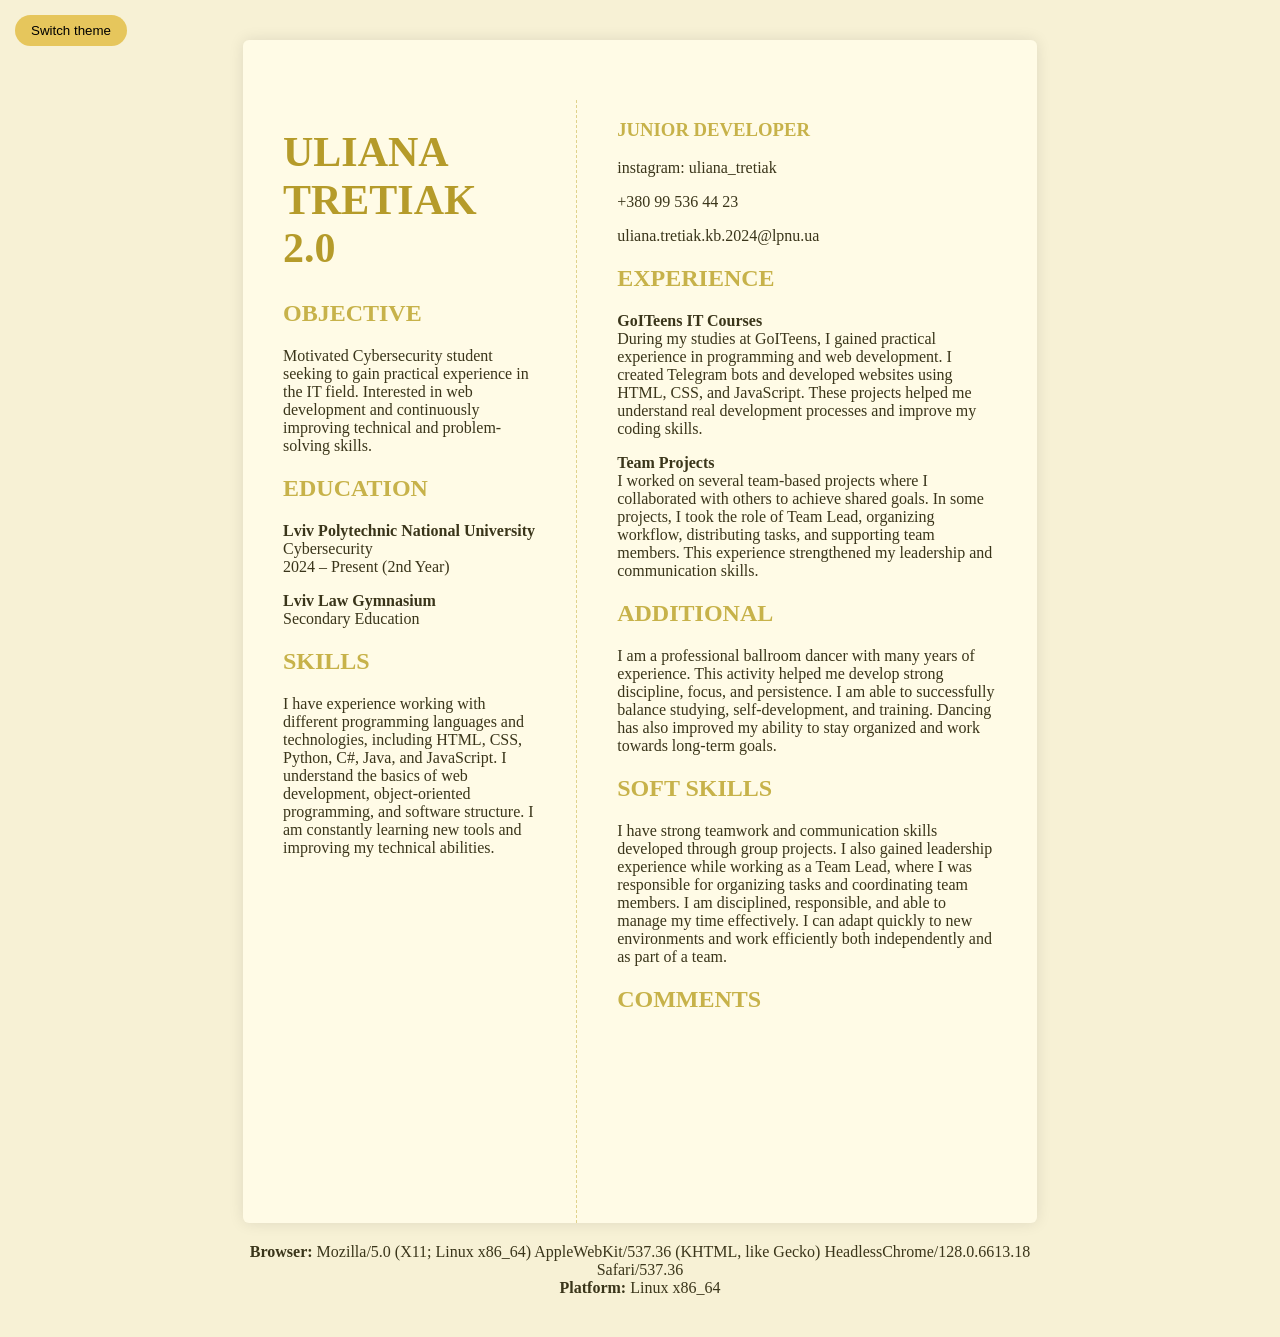
<file: index.html>
<!DOCTYPE html>
<html lang="en">
<head>
    <meta charset="UTF-8">
    <title>Resume - Uliana Tretiak</title>
    <link rel="stylesheet" href="style1.css">
</head>
<body>

<button id="themeBtn">Switch theme</button>

<div class="container">

    <div class="left">
        <h1>ULIANA<br>TRETIAK 2.0</h1>

        <div class="section">
            <h2>OBJECTIVE</h2>
            <p>
                Motivated Cybersecurity student seeking to gain practical experience in the IT field.
                Interested in web development and continuously improving technical and problem-solving skills.
            </p>
        </div>

        <div class="section">
            <h2>EDUCATION</h2>
            <p>
                <strong>Lviv Polytechnic National University</strong><br>
                Cybersecurity<br>
                2024 – Present (2nd Year)
            </p>

            <p>
                <strong>Lviv Law Gymnasium</strong><br>
                Secondary Education
            </p>
        </div>

        <div class="section">
            <h2>SKILLS</h2>
            <p>
                I have experience working with different programming languages and technologies, including HTML, CSS, Python, C#, Java, and JavaScript. 
                I understand the basics of web development, object-oriented programming, and software structure. 
                I am constantly learning new tools and improving my technical abilities.
            </p>
        </div>
    </div>

    <div class="right">
        <div class="top">
            <h3>JUNIOR DEVELOPER</h3>
            <p>instagram: uliana_tretiak</p>
            <p>+380 99 536 44 23</p>
            <p>uliana.tretiak.kb.2024@lpnu.ua</p>
        </div>

        <div class="section">
            <h2>EXPERIENCE</h2>

            <p>
                <strong>GoITeens IT Courses</strong><br>
                During my studies at GoITeens, I gained practical experience in programming and web development. 
                I created Telegram bots and developed websites using HTML, CSS, and JavaScript. 
                These projects helped me understand real development processes and improve my coding skills.
            </p>

            <p>
                <strong>Team Projects</strong><br>
                I worked on several team-based projects where I collaborated with others to achieve shared goals. 
                In some projects, I took the role of Team Lead, organizing workflow, distributing tasks, and supporting team members. 
                This experience strengthened my leadership and communication skills.
            </p>
        </div>

        <div class="section">
            <h2>ADDITIONAL</h2>
            <p>
                I am a professional ballroom dancer with many years of experience. 
                This activity helped me develop strong discipline, focus, and persistence. 
                I am able to successfully balance studying, self-development, and training. 
                Dancing has also improved my ability to stay organized and work towards long-term goals.
            </p>
        </div>

        <div class="section">
            <h2>SOFT SKILLS</h2>
            <p>
                I have strong teamwork and communication skills developed through group projects. 
                I also gained leadership experience while working as a Team Lead, where I was responsible for organizing tasks and coordinating team members. 
                I am disciplined, responsible, and able to manage my time effectively. 
                I can adapt quickly to new environments and work efficiently both independently and as part of a team.
            </p>
        </div>

        <div class="section">
            <h2>COMMENTS</h2>
            <div id="comments"></div>
        </div>

    </div>

</div>

<footer id="footer"></footer>

<!-- МАЛЕНЬКЕ ВІКНО -->
<div id="modal" class="modal">
    <div class="modal-content">
        <span id="closeBtn">&times;</span>
        <h2>Contact</h2>

        <form action="https://formspree.io/f/mrergqka" method="POST">
            <input type="text" name="name" placeholder="Name" required>
            <input type="email" name="email" placeholder="Email" required>
            <input type="text" name="phone" placeholder="Phone">
            <textarea name="message" placeholder="Message"></textarea>
            <button type="submit">Send</button>
        </form>

    </div>
</div>

<script src="script.js"></script>

</body>
</html>
</file>
<file: style1.css>
body {
    margin: 0;
    font-family: Georgia, serif;
    background-color: #f7f1d5;

    display: flex;
    flex-direction: column;
    align-items: center;

    padding: 40px 0;
}

.dark {
    background-color: #1f1a0f;
}

.dark .container {
    background-color: #2a2415;
}

.dark h1 {
    color: #e6c65c;
}

.dark h2, 
.dark h3 {
    color: #e6c65c;
}

.dark p {
    color: #f5e6a5;
}

.dark .modal {
    background: #2a2415;
}

.dark .modal input,
.dark .modal textarea {
    background: #1f1a0f;
    color: #f5e6a5;
    border: 1px solid #e6c65c;
}

.dark .modal button {
    background: #e6c65c;
    color: #1f1a0f;
}

#themeBtn {
    position: fixed;
    top: 15px;
    left: 15px;
    padding: 8px 16px;
    border: none;
    border-radius: 20px;
    background-color: #e6c65c;
    cursor: pointer;
}

.container {
    display: flex;
    width: 794px;
    min-height: 1123px;
    background-color: #fffbe6;
    box-shadow: 0 0 15px rgba(0,0,0,0.1);
    border-radius: 6px;
    padding-top: 60px;
}

.left {
    width: 40%;
    padding: 0 40px;
    border-right: 1px dashed #e0d28c;
}

.right {
    width: 60%;
    padding: 0 40px;
}

h1 {
    font-size: 42px;
    color: #b59b2a;
}

h2, h3 {
    color: #c7b24a;
}

p {
    color: #3a351a;
}

footer {
    width: 794px;
    text-align: center;
    margin-top: 20px;
    color: #3a351a;
}

.dark footer {
    color: #e6c65c;
}

.modal {
    display: none;
    position: fixed;
    bottom: 20px;
    right: 20px;
    width: 280px;
    background: #fffbe6;
    border-radius: 12px;
    box-shadow: 0 0 15px rgba(0,0,0,0.2);
    padding: 15px;
    z-index: 1000;
}

.modal-content {
    position: relative;
}

#closeBtn {
    position: absolute;
    right: 10px;
    top: 5px;
    cursor: pointer;
    font-size: 20px;
}

.modal input,
.modal textarea {
    width: 100%;
    margin-bottom: 8px;
    padding: 6px;
}

.comment-card {
    background: #fffbe6;
    border-left: 4px solid #e6c65c;
    padding: 10px;
    margin-bottom: 10px;
    border-radius: 6px;
}

.comment-card h4 {
    margin: 0;
    font-size: 14px;
    color: #b59b2a;
}

.comment-card p {
    margin: 5px 0;
    font-size: 13px;
}

.comment-card span {
    font-size: 11px;
    color: gray;
}

.dark .comment-card {
    background: #3a3426;
    border-left: 4px solid #e6c65c;
}

.dark .comment-card span {
    color: #ccc;
}
</file>
